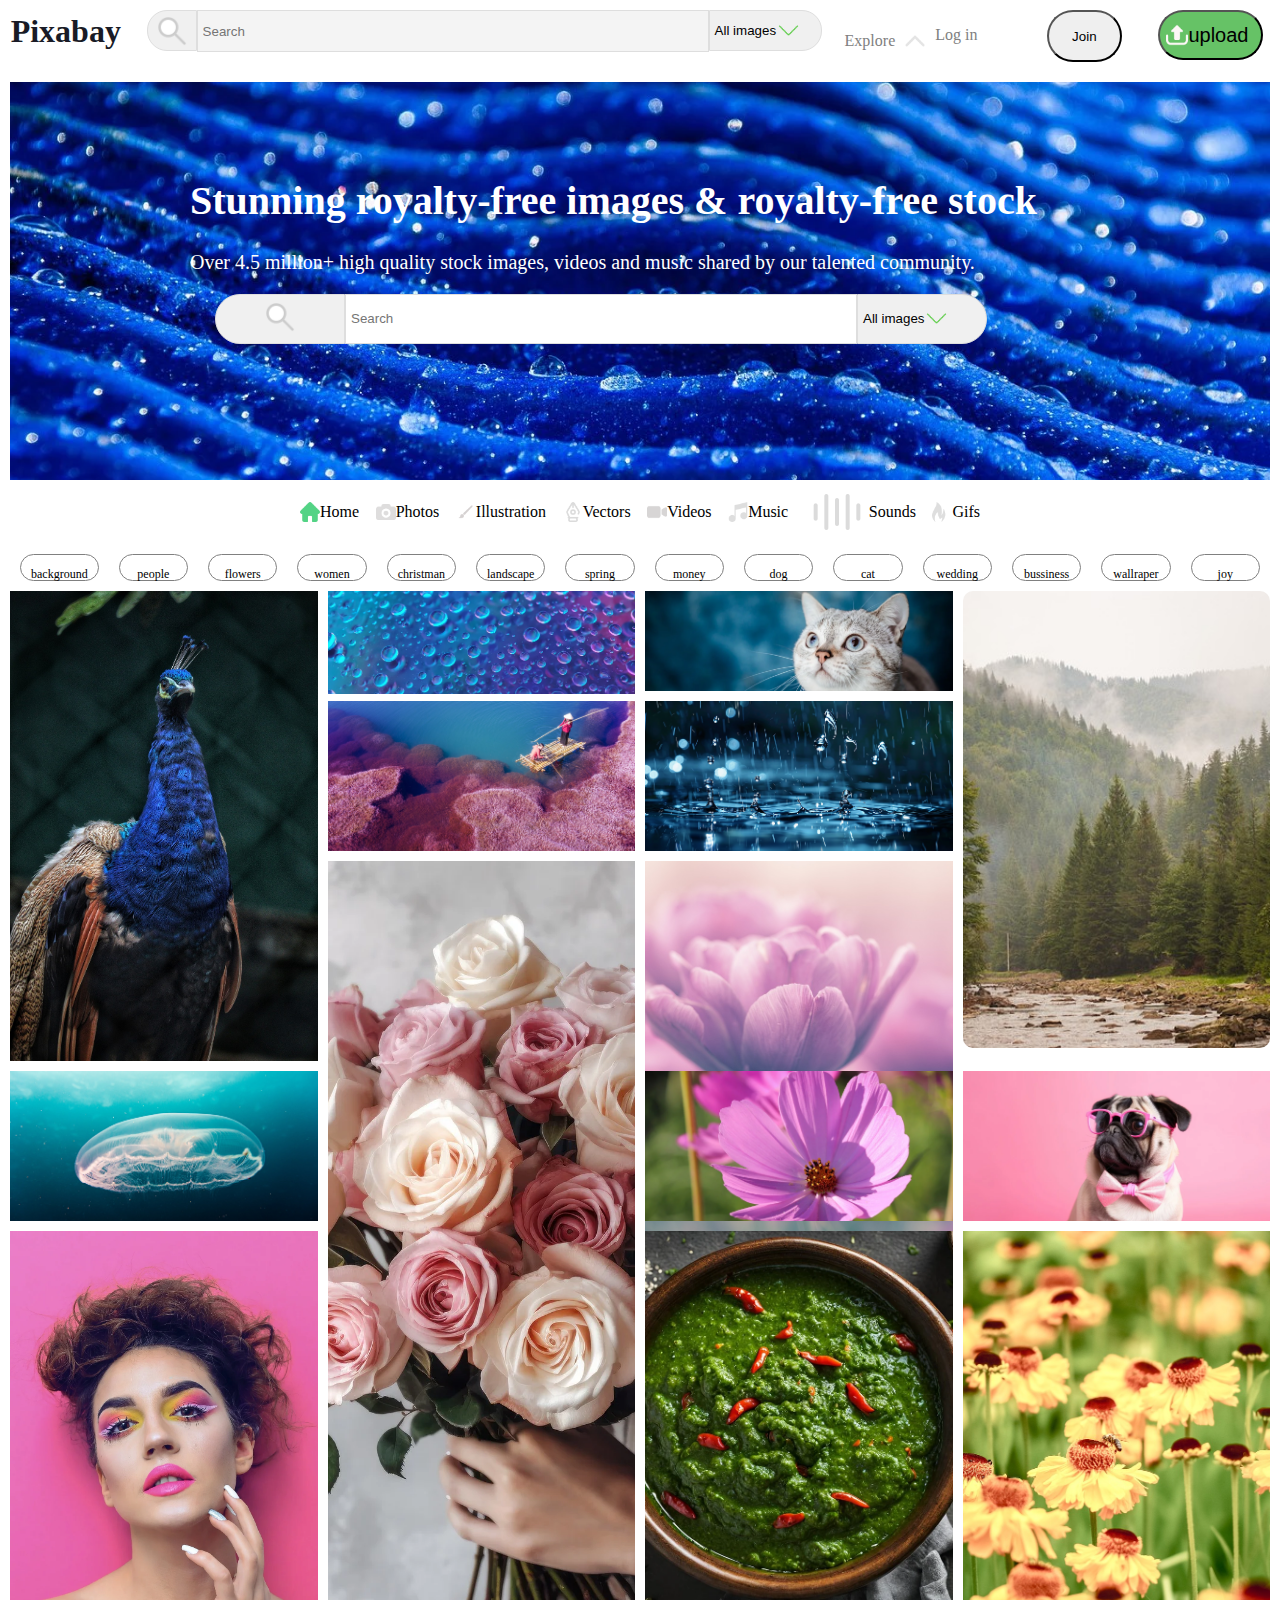
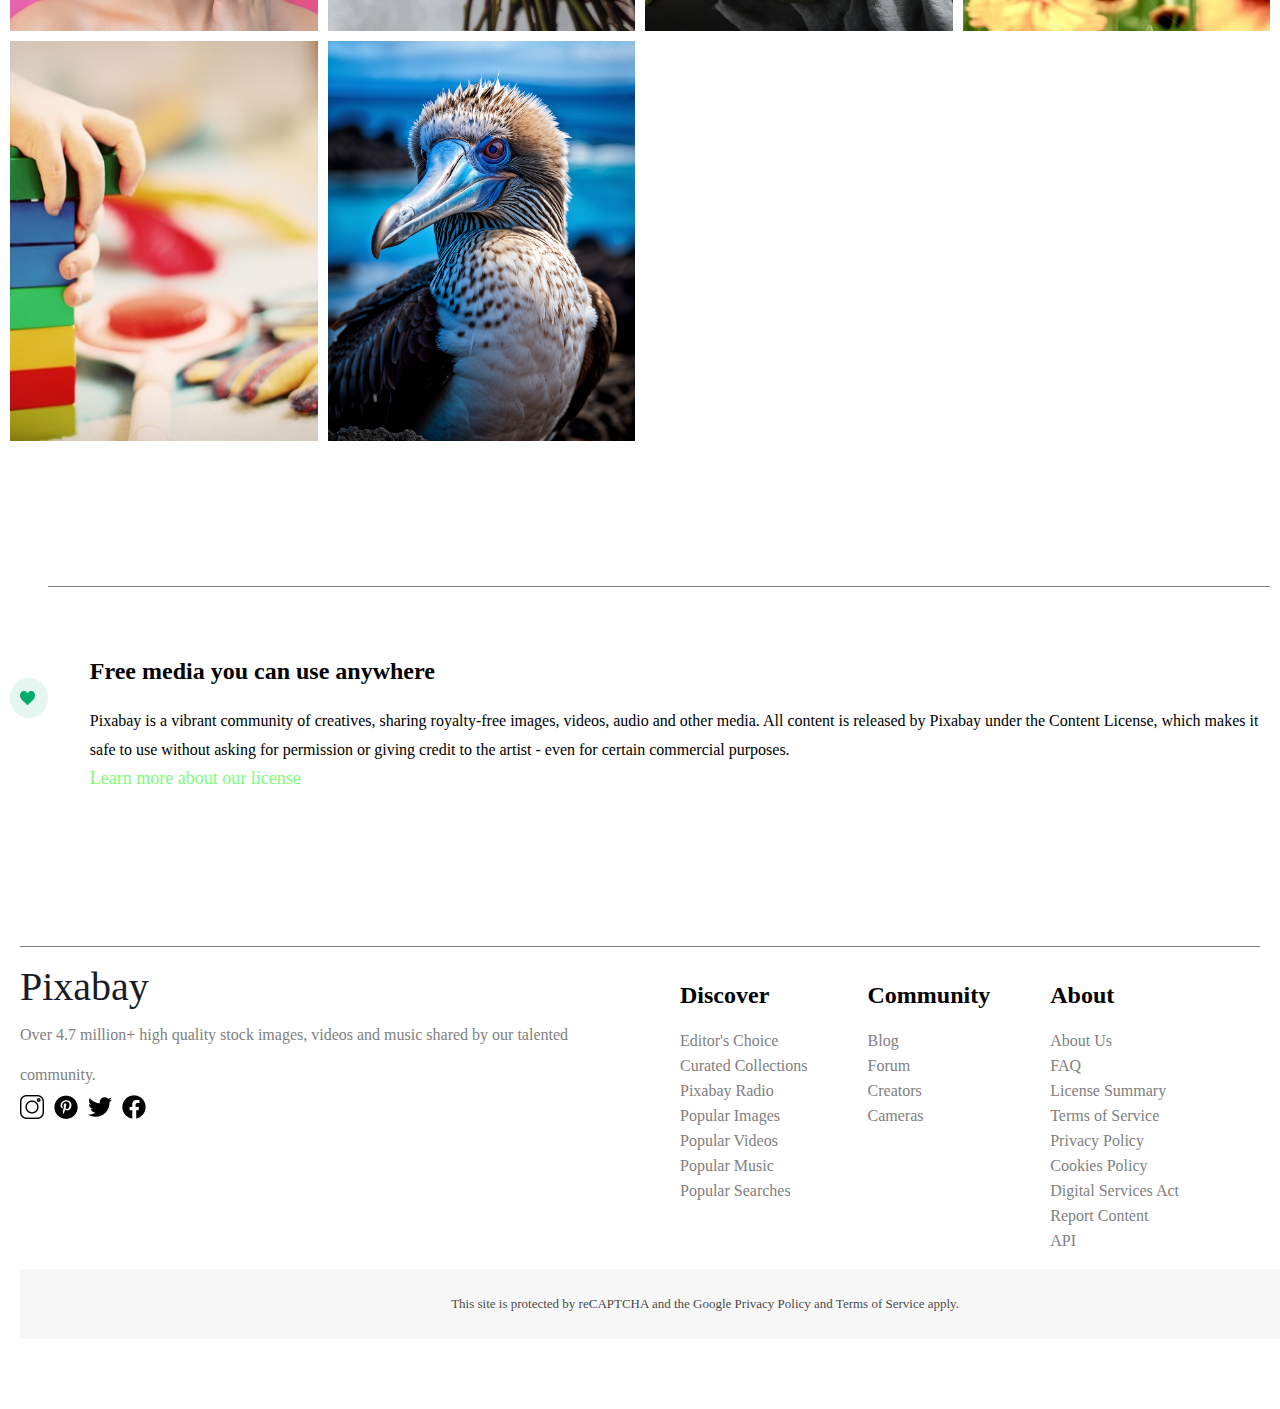
<file: index.html>
<!DOCTYPE html>
<html lang="en">
<head>
    <meta charset="UTF-8">
    <meta name="viewport" content="width=device-width, initial-scale=1.0">
    <title>Document</title>
    <link rel="stylesheet" href="./style.css">
</head>
<body>
    <div class="grid">
        <div class="item2">
            <div class="nav1">
                <h1 style="font-family: pixafont;">Pixabay</h1>
            </div>
            <div class="nav-input">
                <button class="Search" style="padding: 5px;
                border-top-left-radius: 20px;
                border-bottom-left-radius: 20px;
                border: 1px solid #dedede;
                outline: none;
                background-color: #f0f0f0;
                width: 50px; height: 41px;
"><img src="images/search (2).png" style="width: 30px;"></button>
                <input placeholder="Search" type="text">
                <button class="all" style="padding: 5px;
                border-top-right-radius: 20px;
                border-bottom-right-radius: 20px;
                border: 1px solid #dedede;
                outline: none;
                background-color: #f0f0f0;
                width: 113px;height: 41px;
                display: flex;
    align-items: center;
 ">
                    <span>All images</span>
                    <img src="images/arrows.png" style="width: 25px;">
                </button>

            </div>
            <div class="nav3">
                <p>Explore</p>
                <img src="images/up-arrow.png" style="width: 40px;">
            </div>
            <div class="nav4">
                <p>Log in</p>
            </div>
            <div class="nav5">
                <button>Join</button>
            </div>
            <div class="nav6">
                <button>
                    <img src="images/upload-big-arrow.png" style="width: 22px;">
                    <p style="font-size: 20px;">upload</p>
                </button>
            </div>
        </div>
        <div class="item3">
            <div class="banner">
                <!-- <img src="images/20-56-35-banner.webp"> -->
                <div class="overlay">
                    <h1>Stunning royalty-free images &amp; royalty-free stock</h1>
                    <p>Over 4.5 million+ high quality stock images, videos and music shared by our talented community.</p>
                    <div class="lay">
                        <button class="Search" style="padding: 5px;
                        border-top-left-radius: 50px;
                        border-bottom-left-radius: 50px;
                        border: 1px solid #dedede;
                      outline: none;
                        background-color: #f0f0f0;
                        width: 130px;
        "><img src="images/search (2).png" style="width: 30px;"></button>
                        <input placeholder="Search" type="text">
                        <button class="all" style="padding: 5px;
                        border-top-right-radius: 50px;
                        border-bottom-right-radius: 50px;
                        border: 1px solid #dedede;
                        outline: none;
                        background-color: #f0f0f0;
                        width: 130px;
                        display: flex;
            align-items: center;
         ">
                            <span>All images</span>
                            <img src="images/arrows.png" style="width: 25px;">
                        </button>
        
                    </div>
                        
                </div>
            </div>


            <div class="flow">
                <div class="home">
                    <img class="note"  src="images/home (2).png">
                    <p>Home</p>
                </div>
                <div class="photo">
                    <img class="note"  src="images/camera-to-take-photos.png">
                    <p>Photos</p>
                </div>
                <div class="illustrate">
                    <img class="note"  src="images/paint-brush.png">
                    <p>Illustration</p>
                </div>
                <div class="vector">
                    <img class="note"  src="images/pen.png">
                    <p>Vectors</p>
                </div>
                <div class="Video">
                    <img class="note" src="images/video-camera.png">
                    <p>Videos</p>
                </div>
                <div class="music">
                    <img class="note"  src="images/musical-note.png">
                    <p>Music</p>
                </div>
                <div class="sound">
                    <img v src="images/sound-wave.png">
                    <p>Sounds</p>
                </div>
                <div class="gif">
                    <img class="note" src="images/fire.png">
                    <p>Gifs</p>
                </div>
                
            </div>

            <div class="pil">
                <div class="pill"><p>background</p></div>
                <div class="pill"><p>people</p></div>
                <div class="pill"><p>flowers</p></div>
                <div class="pill"><p>women</p></div>
                <div class="pill"><p>christman</p></div>
                <div class="pill"><p>landscape</p></div>
                <div class="pill"><p>spring</p></div>
                <div class="pill"><p>money</p></div>
                <div class="pill"><p>dog</p></div>
                <div class="pill"><p>cat</p></div>
                <div class="pill"><p>wedding</p></div>
                <div class="pill"><p>bussiness</p></div>
                <div class="pill"><p>wallraper</p></div>
                <div class="pill"><p>joy</p></div>
                
            </div>

            <div class="grad">
                <div class="grid-item one tall">
                    <div class="overley">
                        <img style="width: 15%;" src="images/instagram-day.svg" alt="instagram">
                        <h2>Pixabay</h2>

                    </div>
                </div>
                <div class="grid-item two"> 
                    <div class="overley">
                        <img style="width: 15%;" src="images/instagram-day.svg" alt="instagram">
                        <h2>Pixabay</h2>

                    </div>
                </div>
                <div class="grid-item three">
                    
                    <div class="overley">
                        <img style="width: 15%;" src="images/instagram-day.svg" alt="instagram">
                        <h2>Pixabay</h2>

                    </div>
                </div>
                <div class="grid-item four tall">
                    
                    <div class="overley">
                        <img style="width: 15%;" src="images/instagram-day.svg" alt="instagram">
                        <h2>Pixabay</h2>

                    </div>
                </div>
                <div class="grid-item five">
                    <div class="overley">
                        <img style="width: 15%;" src="images/instagram-day.svg" alt="instagram">
                        <h2>Pixabay</h2>

                    </div>
                </div>
                <div class="grid-item six">
                    <div class="overley">
                        <img style="width: 15%;" src="images/instagram-day.svg" alt="instagram">
                        <h2>Pixabay</h2>

                    </div>
                </div>
                <div class="grid-item seven tall">
                    <div class="overley">
                        <img style="width: 15%;" src="images/instagram-day.svg" alt="instagram">
                        <h2>Pixabay</h2>

                    </div>
                </div>
                <div class="grid-item eight">
                    <div class="overley">
                        <h2>Pixabay</h2>
                        <img style="width: 15%;" src="images/instagram-day.svg" alt="instagram">

                    </div>
                </div>
                <div class="grid-item nine ">
                    <div class="overley">
                        <h2>Pixabay</h2>
                        <img style="width: 15%;" src="images/instagram-day.svg" alt="instagram">

                    </div>
                </div>
                <div class="grid-item ten">
                    <div class="overley">
                        <h2>Pixabay</h2>
                        <img style="width: 15%;" src="images/instagram-day.svg" alt="instagram">

                    </div>
                </div>
                <div class="grid-item eleven">
                    <div class="overley">
                        <h2>Pixabay</h2>
                        <img style="width: 15%;" src="images/instagram-day.svg" alt="instagram">

                    </div>
                </div>
                <div class="grid-item twelve ">
                    <div class="overley">
                        <img style="width: 15%;" src="images/instagram-day.svg" alt="instagram">
                        <h2>Pixabay</h2>

                    </div>
                </div>
                <div class="grid-item thirteen ">
                    <div class="overley">
                        <h2>Pixabay</h2>
                        <img style="width: 15%;" src="images/instagram-day.svg" alt="instagram">

                    </div>
                </div>
                <div class="grid-item fourteen">
                    <div class="overley">
                        <img style="width: 15%;" src="images/instagram-day.svg" alt="instagram">
                        <h2>Pixabay</h2>

                    </div>
                </div>
                <div class="grid-item fivteen tall">
                    <div class="overley">
                        <h2>Pixabay</h2>
                        <img style="width: 15%;" src="images/instagram-day.svg" alt="instagram">

                    </div>
                </div>
                <div class="grid-item sixteen">
                    <div class="overley">
                        
                        <h2>Pixabay</h2>

                    </div>
                </div>
                
            </div>





            <div class="final-content">
                <div class="like-green">
                    <img style="width: 40%;
                    padding-left: 10px;margin-top: 12px;" src="images/like-green.png" alt="like green">
                </div>
                <div class="final-txt flex-column">
                    <h2>Free media you can use anywhere</h2>
                    <span>Pixabay is a vibrant community of creatives, sharing royalty-free images, videos, audio and other media. All content is released by Pixabay under the Content License, which makes it safe to use without asking for permission or giving credit to the artist - even for certain commercial purposes.</span>
                    <div style="color: rgb(122, 254, 122); font-size: 18px;"> Learn more about our license</div>
                </div>
            
                
        </div>
        <div class="item4">
           <footer>
            
                <div class="footer1">
                    <span class="logo">Pixabay</span><br>
                     <span style="color: gray;
                     font-size: 16px;">Over 4.7 million+ high quality stock images, videos and music shared by our talented community.</span>
                   <div class="footer-logo ">
                       <img src="images/instagram.png" alt="instagram">
                      <img style="padding-left: 10px;" src="images/pinterest.png" alt="pinterest">
                      <img style="padding-left: 10px;" src="images/twitter.png" alt="twitter">
                     <img style="padding-left: 10px;" src="images/facebook.png" alt="facebook">
                    </div>
                </div>
                
                
                
                <div class="footer-link">
                    <ul>
                        <li><h2 style="color: black;">Discover</h2></li>
                        <li>Editor's Choice</li>
                        <li>Curated Collections</li>
                        <li id="new">Pixabay Radio &nbsp;</li>
                        <li>Popular Images</li>
                        <li>Popular Videos</li>
                        <li>Popular Music</li>
                        <li>Popular Searches</li>
                    </ul>
        
                    <ul>
                        <li><h2 style="color: black;">Community</h2></li>
                        <li>Blog</li>
                        <li>Forum</li>
                        <li>Creators</li>
                        <li>Cameras</li>
                    </ul>
                    <ul>
                        <li><h2 style="color: black;">About</h2></li>
                        <li>About Us</li>
                        <li>FAQ</li>
                        <li>License Summary</li>
                        <li>Terms of Service</li>
                        <li>Privacy Policy</li>
                        <li>Cookies Policy</li>
                        <li>Digital Services Act</li>
                        <li>Report Content</li>
                        <li>API</li>
                    </ul>
        
                </div>
                <div id="footer-bottom" class="flex-centered">
                    <span>This site is protected by reCAPTCHA and the Google <span class="black-text">Privacy Policy</span> and <span class="black-text">Terms of Service</span> apply.</span>
                </div>
                
    
           </footer>
        </div>
    </div>
</body>
</html>
</file>
<file: style.css>
body{
    margin: 0;
    padding: 0;
    box-sizing: border-box;
}
.grid{
    display: grid;
    grid-template-areas: 
    "header header"
    "content content"
    "footer footer";
    grid-template-rows: 70px 1fr 50px;
    grid-template-columns: 200px 1fr;
    min-height: 100vh;
}
.item2{
    grid-area: header;
    background-color: white;
    color: black;
    padding: 10px;
    display: grid;
    grid-template-columns: 1fr 2fr 1fr 1fr 1fr 1fr ;
    color: gray;
    position: fixed;
    z-index: 999;
    
}
.nav1{
    margin-top: -18px;
    font-family: Open Sans, system-ui;
    font-size: 16px;
    font-weight: 500;
    text-align: center;
    color: #191b26;
    box-sizing: border-box;
    
}  

.nav-input{
    display: flex;
    padding-left: 25px;
    
}
.nav-input input{
    padding: 5px;
    width: 500px;
    border: 1px solid #dedede;
    outline: none;
    height: 30px;
    background-color: #80808017;
}
.nav3{
    padding-left: 23px;
    display: flex;
    align-items: center;
}
.nav5 button{
    border-radius: 30px;
    width: 75px;
    height: 52px;
    -webkit-border-radius: 30px;
    -moz-border-radius: 30px;
    -ms-border-radius: 30px;
    -o-border-radius: 30px;
}
.nav5 button:hover{
    border: 1px solid white;
}
.nav6 button{
    border-radius: 30px;
    width: 105px;
    height: 50px;
    display: flex;
    align-items: center;
    background: #66c266;
    -webkit-border-radius: 30px;
    -moz-border-radius: 30px;
    -ms-border-radius: 30px;
    -o-border-radius: 30px;
}
.nav6 button:hover{
    opacity: .3;
}


.item3{
    grid-area: content;
    padding: 10px;
    overflow-y: scroll;
}
.banner{
background-image: url(./images/20-56-35-banner.webp);
  background-position: center;
  background-repeat: no-repeat;
  background-size: cover;
  height: 400px;  
}
.lay{
    display: flex;
    padding-left: 25px;
    height: 50px;
}
.overlay{
    color: white;
    align-items: center;
    justify-content: center;
    align-content: center;
    padding-left: 180px;
    padding-top: 70px;
    font-size: 20px;
}
.lay input{
    padding: 5px;
    width: 500px;
    border: 1px solid #dedede;
    outline: none;
    

}

.flow{
    display: flex;
    justify-content: space-between;
    margin: auto;
    width: 680px;
    /* grid-template-columns: 1fr 1fr 1fr 1fr 1fr 1fr 1fr 1fr;
    align-items: center;
    width: 50%;
    padding-left: 223px;
    justify-content: space-between;
    gap: 20px; */
}
.note{width: 20px;}

.home{
    display: flex;
    align-items: center;
}
.photo{
    display: flex;
    align-items: center;
}
.Video{
    display: flex;
    align-items: center;
}
.illustrate{
    display: flex;
    align-items: center;
}
.vector{
    display: flex;
    align-items: center;
}
.video{
    display: flex;
    align-items: center;
}
.music{
    display: flex;
    align-items: center;
}
.sound{
    display: flex;
    align-items: center;
}
.gif{
    display: flex;
    align-items: center;
}
.pil{
    display: flex;
    /* grid-template-columns:1fr 1fr 1fr 1fr 1fr 1fr 1fr 1fr 1fr 1fr 1fr 1fr 1fr 1fr 1fr ; */
    


}

.pill{
    text-align: center;
    padding: 0 10px 0 10px;
    width: 60px;
    border-radius: 67px;
    border-radius: 60px;
    background-color: white;
    color: black;
    display: inline-block;
    margin: 10px;
    border: 1px solid gray;
    font-size: 12px;
    height: 25px;
    align-items: center;
    align-content: center;
    -webkit-border-radius:;
    -moz-border-radius:;
    -ms-border-radius:;
    -o-border-radius:;
}




.final-content{
    display:flex;
    align-items: center;
    justify-content: center;
    
}
.like-green{
    background-color: #E5F6F0;
    border-radius: 50%;
    height: 40px;
    width: 60px;
    -webkit-border-radius:;
    -moz-border-radius:;
    -ms-border-radius:;
    -o-border-radius:;
}

.grad{
    display: grid;
    grid-template-columns: repeat(4,1fr);
    grid-template-rows: 100px 150px 200px 150px;
    gap: 10px;
    
}
.grid-item{
    /* height: 50px; */
    background-color: purple;
    font-size: 3em;
    background-position: center;
    background-size: cover;
    background-repeat: no-repeat;
    position: relative;
}
.tall{
    grid-row: span 3;
}
.one{
    background-image: url(./images/bird-6976834_1280\ \(1\).jpg);
}
.two{
    background-image: url(./images/droplets-8203505_1280.webp);
    height: 103px;
}
.three{
    background-image: url(./images/cat-8198720_1280.webp);
}
.four{
    background-image: url(./images/forest-3686632_640.jpg);
    height: 457px;
    border-radius: 10px;
    -webkit-border-radius: 10px;
    -moz-border-radius: 10px;
    -ms-border-radius: 10px;
    -o-border-radius: 10px;
}
.seven{
    background-image: url(./images/rose-7903170_1280.webp);
}
.eight{
    background-image: url(./images/tulip-4155890_1280.jpg);
    height: 400px;
}
.nine{
    background-image: url(./images/jellyfish-7340188_1280.jpg);
}
.five{
    background-image: url(./images/pink-algae-5389441_1280.jpg);
}
.six{
    background-image: url(./images/water-8622588_1280.webp);
}
.eleven{
    background-image: url(./images/pug-8632718_1280.webp);
}
.ten{
    background-image: url(./images/cosmos-7622740_1280.webp);
}
.twelve{
    background-image: url(./images/woman-8277925_1280.webp);
    height: 400px;
}
.final-txt{
    align-items: start;
    gap: 20px;
    padding-left: 42px;
    line-height: 29px;
    line-height: 29px;
    border-top: 1px solid gray;
    margin-top: 125px;
    margin-bottom: 143px;
    padding-top: 50px;
}

.overley{
    font-size: 30px;
    align-items: center;
    position: absolute;
    display: none;
    color: white;
    align-content: center;
    justify-content: ;
}
.grid-item:hover .overley{
    display: block;
    transition: .5s;
    -webkit-transition: .5s;
    -moz-transition: .5s;
    -ms-transition: .5s;
    -o-transition: .5s;
}
.overlay{
    scale: 1.1em;
}
.thirteen{
    background-image:url(./images/green-8667981_1280.webp);
}
.fourteen{
    background-image: url(./images/flowers-3028429_1280.jpg);
}

.fivteen{
    background-image: url(./images/child-1864718_640.jpg);
    height: 400px;
}

.sixteen{
    background-image: url(./images/ai-generated-8698374_1280.webp);
    height: 400px;
}









.item4{
    grid-area: footer;
    padding: 10px;
    color:black;
}
footer{
   display: grid;
   grid-template-columns: 1fr 1fr; 
   border-top: 1px solid gray;
}


.footer1{
    align-items: start;
    justify-content: start;
    gap: 20px;
    padding-top: 20px;
    line-height: 40px;
}
.logo{
    font-size: 40px;
    font-weight: 500;
    font-family: fantasy;
    color: #191b26;
}

.footer-logo{
    display: flex;
    align-items: center;
    justify-content: start;
}

#footer-bottom {
    background-color: #f7f7f7;
    height: 70px;
    color: rgba(0, 0, 0, 0.748);
    font-size: 13px;
}
.flex-centered {
    display: flex;
    justify-content: center;
    align-items: center;
    width: 221%;
}

.footer-link{
    gap: 20px;
    flex-wrap: wrap;
    display: flex;
}
.footer-link ul li{
    list-style-type: none;
    color: gray;
    font-size: 16px;
    line-height: 25px;
}
</file>
